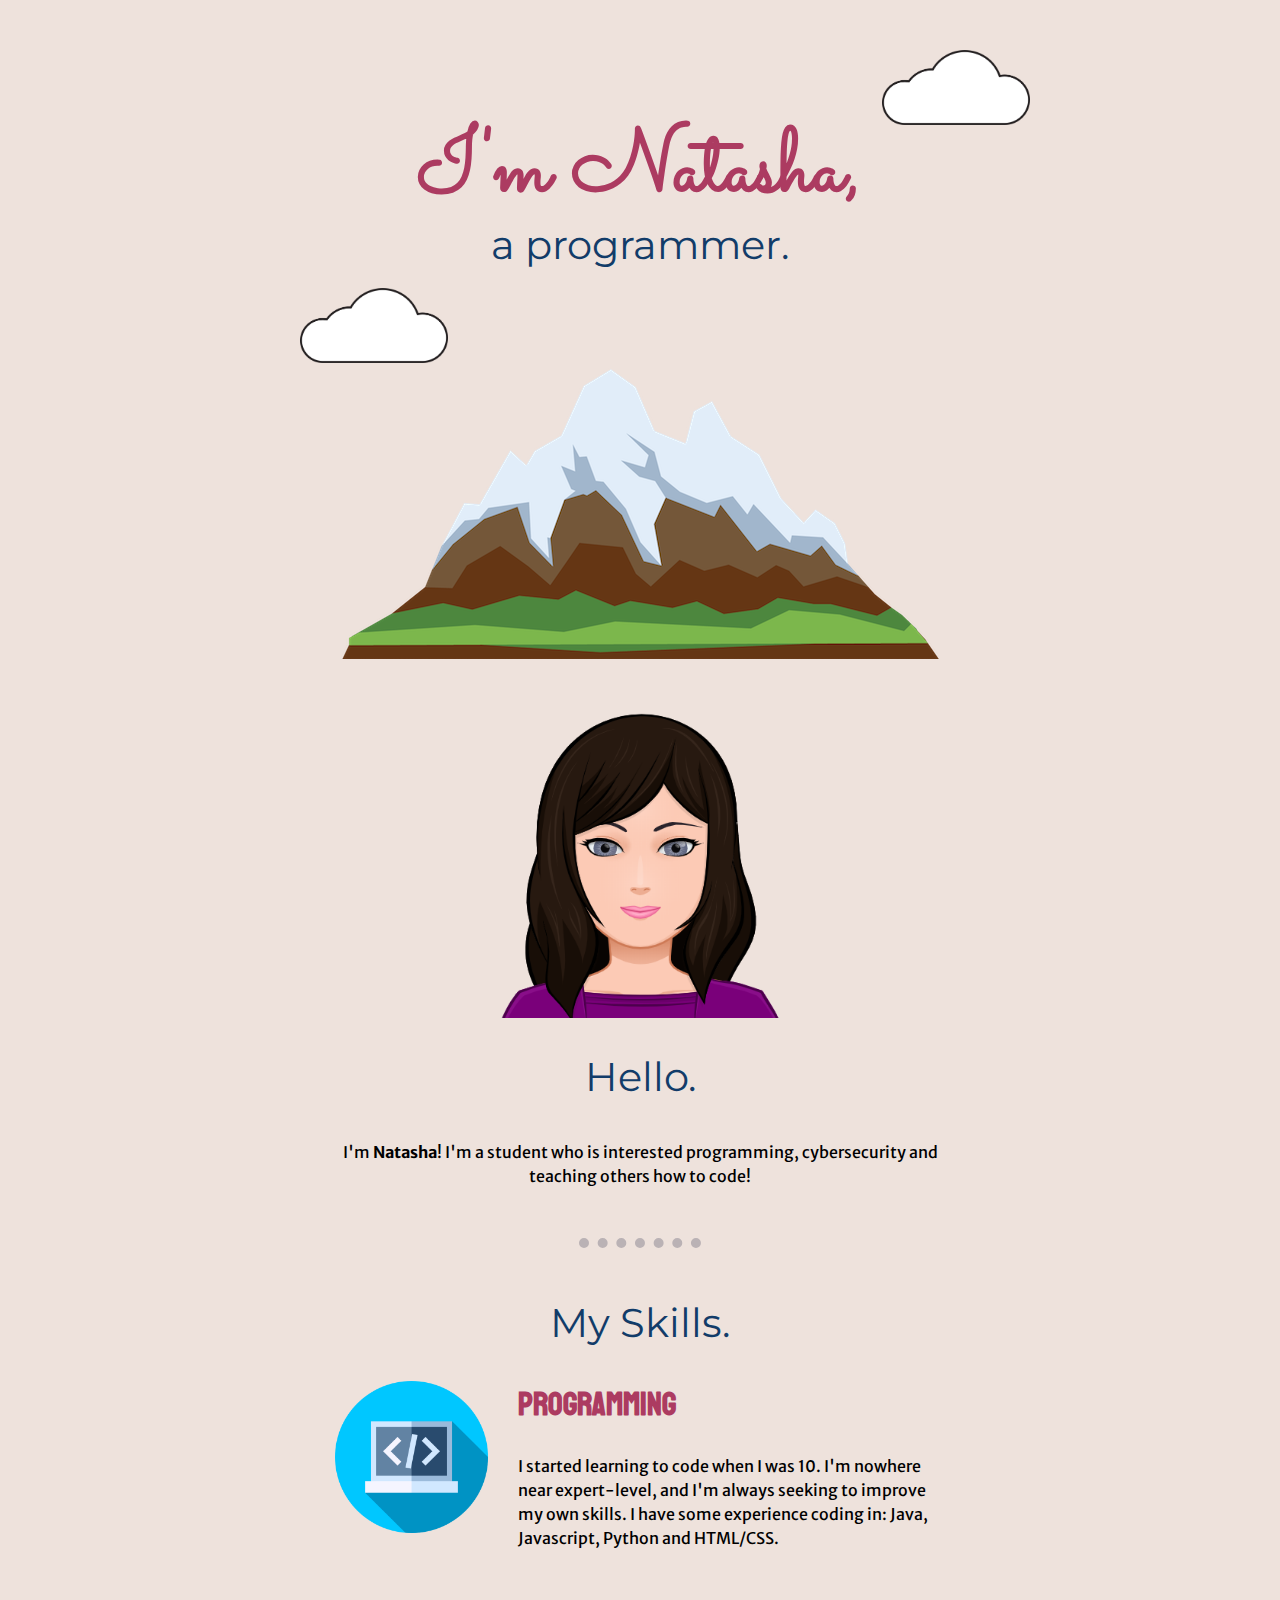
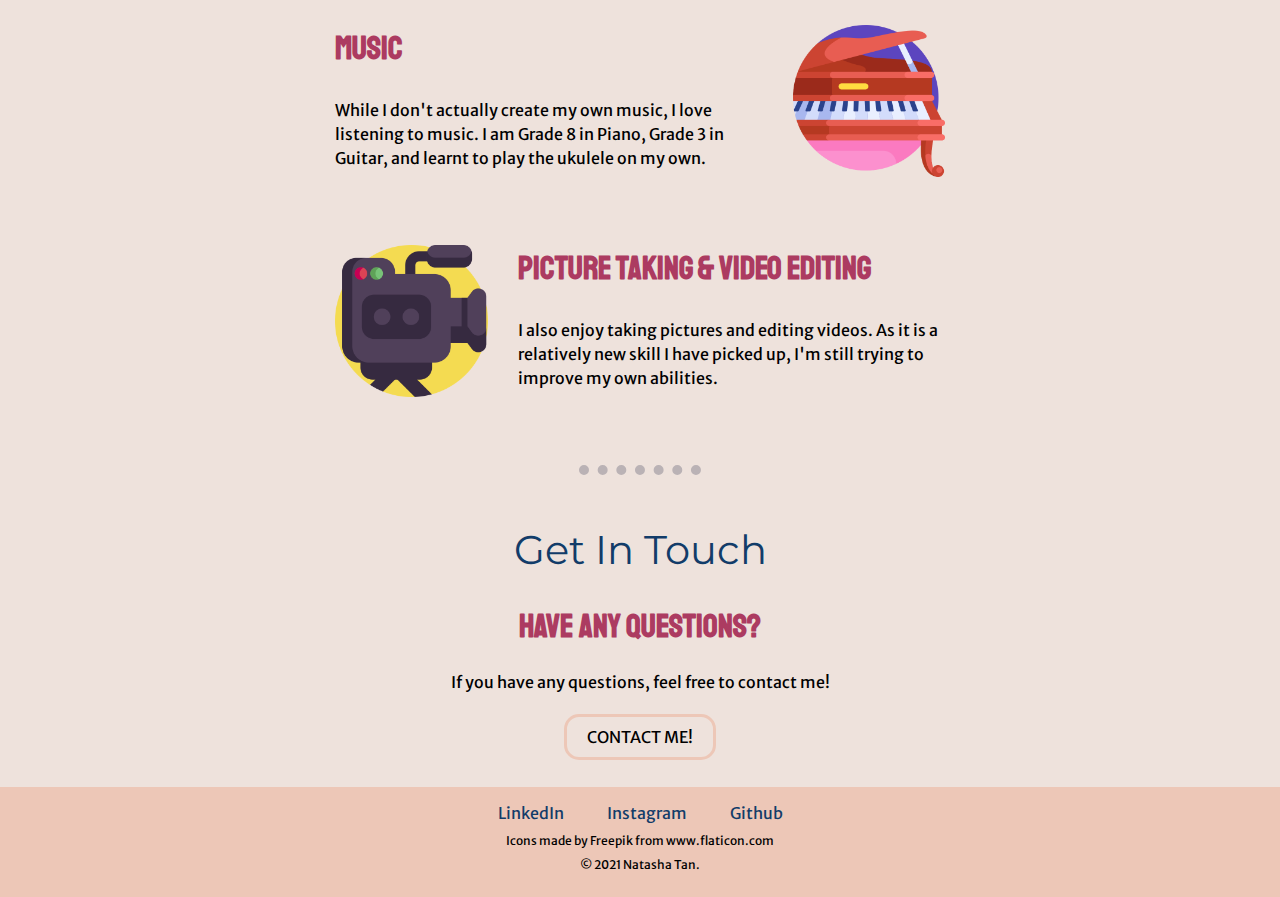
<file: cv/index.html>
<!DOCTYPE html>
<html lang="en" dir="ltr">

  <head>
    <meta charset="utf-8">
    <title>Natasha Tan</title>
    <link rel="stylesheet" text= "text/css" href="css/styles.css">
    <link rel="icon" href="images/favicon.ico">
    <link rel="preconnect" href="https://fonts.gstatic.com">
    <link href="https://fonts.googleapis.com/css2?family=Staatliches&display=swap&family=Merriweather+Sans&display=swap&family=Montserrat&family=Sacramento&display=swap" rel="stylesheet">
  </head>

  <body>

    <div class="top">
      <img class="top-cloud" src="images/clouds.png" alt="cloud">
      <h1>I'm Natasha,</h1>
      <h2>a programmer.</h2>
      <img class="bottom-cloud" src="images/clouds.png" alt="cloud">
      <img src="images/mountain.png" alt="mountain">
    </div>

    <div class="middle">
      <div class="profile">
        <img class="me" src="images/me.png" alt="me">
          <div class="about-me">
            <h2>Hello.</h2>
            <p>I'm <span><strong>Natasha</strong></span>! I'm a student who is interested programming, cybersecurity and teaching others how to code!</p>
          </div>
      </div>

      <hr>

      <div class="skills">
        <h2>My Skills.</h2>
        <div class="skill-row">
          <img class="computer" src="images/programming.png" alt="">
          <h3>Programming</h3>
          <p>I started learning to code when I was 10. I'm nowhere near expert-level, and I'm always seeking to improve my own skills. I have some experience coding in: Java, Javascript, Python and HTML/CSS.</p>
        </div>

        <div class="skill-row">
          <img class="piano" src="images/grand-piano.png" alt="">
          <h3>Music</h3>
          <p>While I don't actually create my own music, I love listening to music. I am Grade 8 in Piano, Grade 3 in Guitar, and learnt to play the ukulele on my own.</p>
        </div>

        <div class="skill-row">
          <img class="camera" src="images/camera.png" alt="">
          <h3>Picture Taking & Video Editing</h3>
          <p>I also enjoy taking pictures and editing videos. As it is a relatively new skill I have picked up, I'm still trying to improve my own abilities.</p>
        </div>

      </div>

      <hr>

      <div class="contact-me">
        <h2>Get In Touch</h2>
        <h3>Have any questions?</h3>
        <p>If you have any questions, feel free to contact me!</p>
        <a class="btn" href="mailto:natashatan.yt@gmail.com">CONTACT ME!</a>
      </div>

    </div>


    <div class="bottom">
      <a class="footer-link" href="https://www.linkedin.com/in/natasha-tan-5b4472201/">LinkedIn</a>
      <a class="footer-link" href="https://instagram.com/natashatan.yt">Instagram</a>
      <a class="footer-link" href="https://github.com/natashatyt888">Github</a>
      <div class="freepik-credits">Icons made by <a class="freepik-credits" href="https://www.freepik.com" title="Freepik">Freepik</a> from <a class="freepik-credits" href="https://www.flaticon.com/" title="Flaticon">www.flaticon.com</a></div>
      <p class="copyright">© 2021 Natasha Tan.</p>
    </div>


  </body>

</html>
</file>
<file: cv/css/styles.css>
body{
  margin: 0;
  text-align: center;
  font-family: 'Merriweather Sans', sans-serif;
  background-color: #EEE2DC;
}

p{
  margin:25px 0;
}

h1{
  font-size: 5.625rem;
  margin: 50px auto 0 auto;
  line-height: 0.5;
  font-family: 'Sacramento', cursive;
  color: #AC3B61;
}

h2{
  font-family: 'Montserrat', sans-serif;
  font-size: 2.5rem;
  color:#123C69;
  font-weight: normal;
  margin-top: 25px;
}

h3{
  font-family: 'Staatliches', cursive;
  color: #AC3B61;
  font-size: 2rem;
  margin: 0;
}

a{
  color: #123C69;
}

hr{
  border-style: none;
  border-top: dotted;
  color: #BAB2B5;
  border-width: 10px;
  width: 10%;
  margin: 50px auto 50px;
}

.top{
  padding-top: 100px;
  position: relative;
}

.top-cloud{
  position: absolute;
  right: 250px;
  top: 50px;
  height: 75px;
}

.bottom-cloud{
  position: absolute;
  left: 300px;
  bottom: 300px;
  height: 75px;
}

.me{
  height:25%;
  width:25%;
  margin: 20px auto 0;
}

.about-me{
  width: 50%;
  margin: 0 auto 20px;
  line-height: 1.5;
}

.computer{
  float: left;
  height: 25%;
  width: 25%;
  margin-right:30px;
}

.piano{
  float: right;
  height: 25%;
  width: 25%;
  margin-left: 30px;
}

.camera{
  float: left;
  height: 25%;
  width: 25%;
  margin-right: 30px;
}

.skill-row{
  width: 50%;
  margin: 30px auto 75px;
  text-align: left;
  line-height: 1.5;
}

.middle{
  padding: 30px;
}

.bottom{
  background-color: #edc7b7;
  padding: 10px 20px;
  line-height: 2;
  margin: 0;
}

.btn{
  margin: 30px;
  line-height: 2.5;
  padding: 10px 20px;
  font-size: 1rem;
  text-align: center;
  border-radius: 15px;
  background-color: transparent;
  border: 3px solid #edc7b7;
  font-family: 'Merriweather Sans', sans-serif;
  font-weight: normal;
  transition-duration: 0.5s;
  text-decoration: none;
  color: #000;
}

.btn:hover{
  background-color: #edc7b7;
  color: #AC3B61;
  font-weight: bold;
}

.footer-link{
  margin: 0 20px;
  text-decoration: none;
}

.footer-link:hover{
  color: #fff;
}

.freepik-credits{
  font-size: 0.75rem;
  text-decoration: none;
  color: #000;
}

.copyright{
  margin: 0 10px 10px 10px;
  font-size: 0.75rem;
}
</file>
